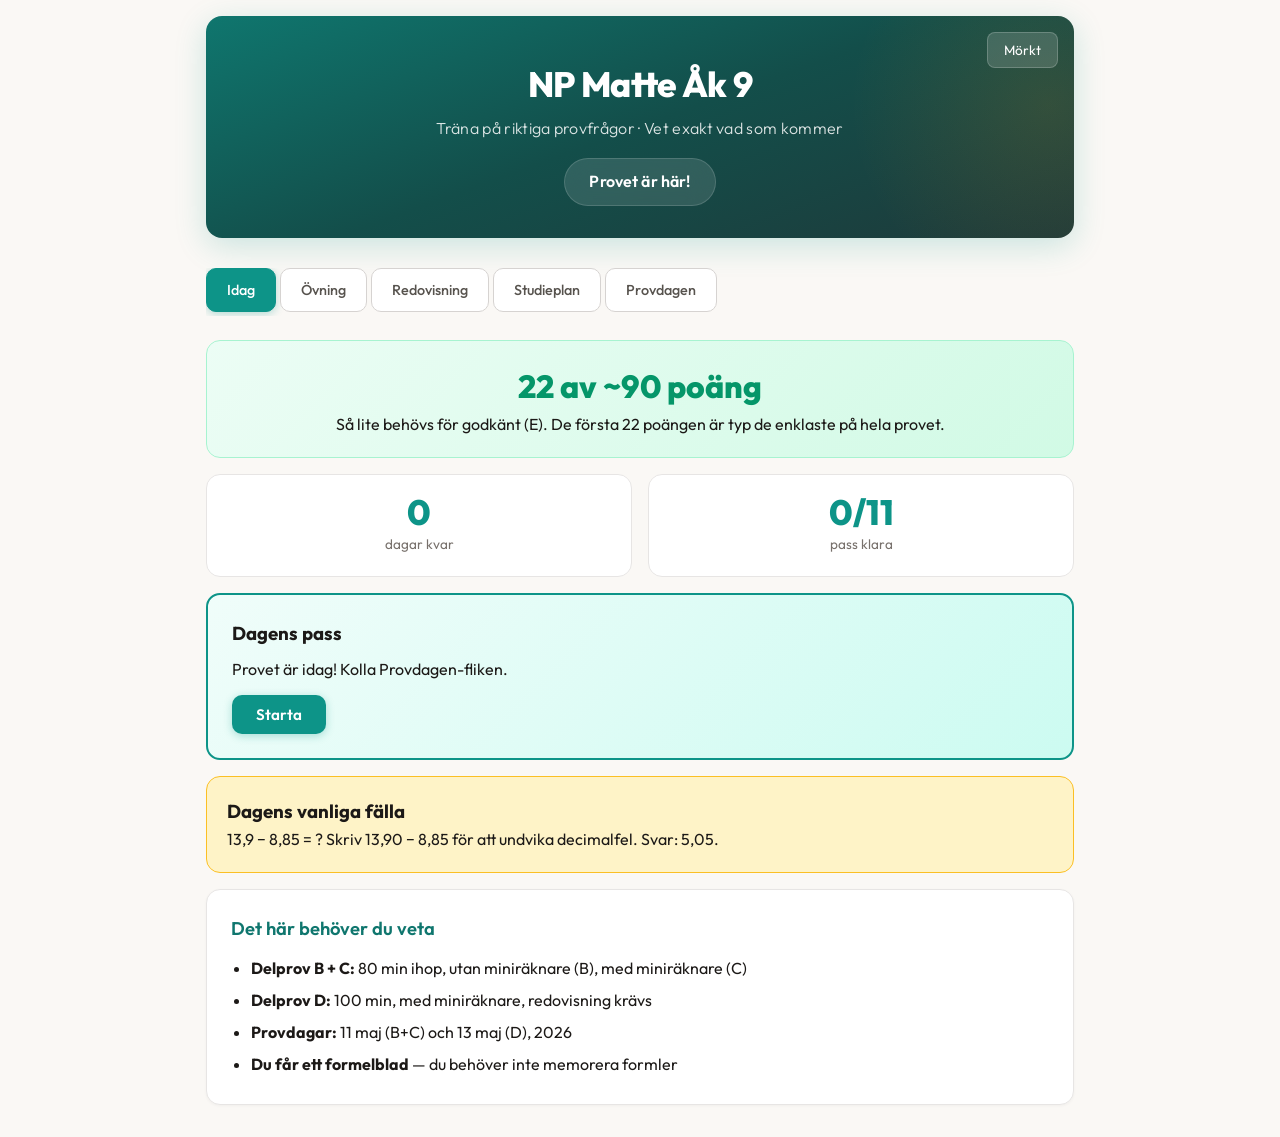
<file: index.html>
<!DOCTYPE html>
<html lang="sv">
<head>
  <meta charset="UTF-8">
  <meta name="viewport" content="width=device-width, initial-scale=1.0">
  <meta name="description" content="Studieverktyg för nationella provet i matematik åk 9. Riktiga NP-frågor, adaptiv studieplan och examensstrategier.">
  <meta name="theme-color" content="#0d9488">
  <title>NP Matte Åk 9 — Studieverktyg</title>
  <link rel="preconnect" href="https://fonts.googleapis.com">
  <link rel="preconnect" href="https://fonts.gstatic.com" crossorigin>
  <link href="https://fonts.googleapis.com/css2?family=Outfit:wght@300;400;500;600;700;800&display=swap" rel="stylesheet">
  <link rel="stylesheet" href="style.css">
</head>
<body>
  <div class="container">
    <header>
      <h1>NP Matte Åk 9</h1>
      <p>Träna på riktiga provfrågor &middot; Vet exakt vad som kommer</p>
      <div class="countdown" id="countdown"></div>
      <div class="header-controls">
        <button class="theme-toggle" onclick="toggleTheme()" aria-label="Växla mörkt/ljust läge">Mörkt</button>
      </div>
    </header>

    <div class="tab-container" role="tablist" aria-label="Sektioner">
      <button class="tab-button active" role="tab" aria-selected="true" aria-controls="view-today" onclick="switchTab('view-today', this)">Idag</button>
      <button class="tab-button" role="tab" aria-selected="false" aria-controls="view-practice" onclick="switchTab('view-practice', this)">Övning</button>
      <button class="tab-button" role="tab" aria-selected="false" aria-controls="view-redovisning" onclick="switchTab('view-redovisning', this)">Redovisning</button>
      <button class="tab-button" role="tab" aria-selected="false" aria-controls="view-plan" onclick="switchTab('view-plan', this)">Studieplan</button>
      <button class="tab-button" role="tab" aria-selected="false" aria-controls="view-exam" onclick="switchTab('view-exam', this)">Provdagen</button>
    </div>

    <!-- VY 1: IDAG (Dashboard) -->
    <div id="view-today" class="tab-content active" role="tabpanel">
      <div class="confidence-boost">
        <div class="big-number">22 av ~90 poäng</div>
        <p>Så lite behövs för godkänt (E). De första 22 poängen är typ de enklaste på hela provet.</p>
      </div>

      <div class="dashboard-grid">
        <div class="stat-card">
          <div class="stat-number" id="daysLeft">—</div>
          <div class="stat-label">dagar kvar</div>
        </div>
        <div class="stat-card">
          <div class="stat-number" id="sessionsProgress">0/11</div>
          <div class="stat-label">pass klara</div>
        </div>
      </div>

      <div class="today-session" id="todaySession">
        <h3>Dagens pass</h3>
        <p id="todaySessionInfo">Laddar...</p>
        <button class="btn btn-primary" style="margin-top: 12px;" onclick="startTodaySession()">Starta</button>
      </div>

      <div class="trap-card" id="dailyTrap">
        <h3>Dagens vanliga fälla</h3>
        <p id="dailyTrapText"></p>
      </div>

      <div class="card">
        <h3>Det här behöver du veta</h3>
        <ul style="margin-left: 20px; line-height: 2;">
          <li><strong>Delprov B + C:</strong> 80 min ihop, utan miniräknare (B), med miniräknare (C)</li>
          <li><strong>Delprov D:</strong> 100 min, med miniräknare, redovisning krävs</li>
          <li><strong>Provdagar:</strong> 11 maj (B+C) och 13 maj (D), 2026</li>
          <li><strong>Du får ett formelblad</strong> — du behöver inte memorera formler</li>
        </ul>
      </div>
    </div>

    <!-- VY 2: ÖVNING (Practice + Quiz) -->
    <div id="view-practice" class="tab-content" role="tabpanel">
      <div class="card">
        <h2>Övning</h2>
        <p>Frågor tagna direkt från riktiga NP 2013–2019. Filtrera så du tränar på rätt grejer.</p>
      </div>

      <div class="filter-bar" id="filterBar">
        <div class="filter-group">
          <label>Nivå</label>
          <button class="filter-chip active" onclick="setFilter('level', 'all', this)">Alla</button>
          <button class="filter-chip" onclick="setFilter('level', 'E', this)">E</button>
          <button class="filter-chip" onclick="setFilter('level', 'C', this)">C</button>
          <button class="filter-chip" onclick="setFilter('level', 'A', this)">A</button>
        </div>
        <div class="filter-group">
          <label>Delprov</label>
          <button class="filter-chip active" onclick="setFilter('delprov', 'all', this)">Alla</button>
          <button class="filter-chip" onclick="setFilter('delprov', 'B', this)">B</button>
          <button class="filter-chip" onclick="setFilter('delprov', 'D', this)">D</button>
        </div>
        <div class="filter-group">
          <label>Ämne</label>
          <select id="topicFilter" onchange="setTopicFilter(this.value)" style="padding: 6px 12px; border-radius: 8px; border: 1px solid #d6d3d1; font-family: inherit; font-size: 0.85em;">
            <option value="all">Alla ämnen</option>
            <option value="aritmetik">Aritmetik</option>
            <option value="algebra">Algebra</option>
            <option value="geometri">Geometri</option>
            <option value="procent">Procent</option>
            <option value="brak">Bråk</option>
            <option value="statistik">Statistik</option>
            <option value="sannolikhet">Sannolikhet</option>
            <option value="kombinatorik">Kombinatorik</option>
            <option value="funktioner">Funktioner</option>
            <option value="enheter">Enheter</option>
          </select>
        </div>
      </div>

      <div style="display: flex; gap: 8px; margin-bottom: 16px;">
        <button class="btn btn-primary" onclick="startQuiz()">Quiz-läge</button>
        <button class="btn btn-secondary" onclick="renderPractice()">Visa alla</button>
        <span id="questionCount" style="display:flex; align-items:center; font-size:0.85em; color:#78716c;"></span>
      </div>

      <div id="practiceContainer"></div>
    </div>

    <!-- VY 3: REDOVISNING -->
    <div id="view-redovisning" class="tab-content" role="tabpanel">
      <div class="card">
        <h2>Redovisningsguide</h2>
        <p>Här är grejen: rätt svar utan att visa hur du tänkte = E. Samma svar men med stegen utskrivna = C. Läs det här så vet du exakt vad lärarna letar efter.</p>
      </div>

      <div class="card">
        <h3>3-stegs-hacket</h3>
        <p>Det här är det enklaste sättet att höja ditt betyg. Gör alltid dessa tre steg i Delprov D:</p>
        <ol style="margin: 16px 0 0 20px; line-height: 2.2;">
          <li><strong>Skriv formeln/metoden</strong> — "Jag använder formeln V = π·r²·h"</li>
          <li><strong>Visa varje beräkningssteg</strong> — substitution → beräkning → resultat</li>
          <li><strong>Svara med enhet + rimlighetskoll</strong> — "V = 282,6 cm³. Det är rimligt."</li>
        </ol>
        <div class="level-tip">
          <strong>E-nivå:</strong> Rätt svar med enhet räcker ofta<br>
          <strong>C-nivå:</strong> Visa formel + beräkning + enhet<br>
          <strong>A-nivå:</strong> + kontroll + förklara VARFÖR
        </div>
      </div>

      <div class="card">
        <h3>Exempel 1: Ekvation</h3>
        <p><strong>Fråga:</strong> Lös ekvationen 2x + 5 = 13</p>
        <div class="comparison-grid">
          <div class="bad-answer">
            <h4>Förlorar poäng</h4>
            <div class="example-box">2x + 5 = 13
2x = 8
x = 4</div>
            <p style="color:#ef4444; margin-top:8px; font-size:0.9em;">Redovisning saknas. Vi ser inte hur eleven tänker.</p>
          </div>
          <div class="good-answer">
            <h4>Får alla poäng</h4>
            <div class="example-box">2x + 5 = 13
Subtrahera 5 från båda sidor:
2x = 13 - 5
2x = 8
Dela båda sidor med 2:
x = 4

Kontroll: 2(4) + 5 = 8 + 5 = 13 ✓</div>
            <p style="color:#10b981; margin-top:8px; font-size:0.9em;">Varje steg förklaras. Kontroll visar ansvar.</p>
          </div>
        </div>
      </div>

      <div class="card">
        <h3>Exempel 2: Geometri</h3>
        <p><strong>Fråga:</strong> En triangel har bas 6 cm och höjd 4 cm. Beräkna arean.</p>
        <div class="comparison-grid">
          <div class="bad-answer">
            <h4>Förlorar poäng</h4>
            <div class="example-box">Area = 12</div>
            <p style="color:#ef4444; margin-top:8px; font-size:0.9em;">Saknar enheter och formel. Även om svaret stämmer.</p>
          </div>
          <div class="good-answer">
            <h4>Får alla poäng</h4>
            <div class="example-box">Arean av en triangel = (bas × höjd) / 2

Area = (6 × 4) / 2
Area = 24 / 2
Area = 12 cm²

Svar: Arean är 12 cm²</div>
            <p style="color:#10b981; margin-top:8px; font-size:0.9em;">Formel, steg, enhet. Tydligt svar.</p>
          </div>
        </div>
      </div>

      <div class="card">
        <h3>Exempel 3: Procent med vardagsproblem</h3>
        <p><strong>Fråga:</strong> 460 personer äter i ett tält. 60% väljer hamburgare, 150 väljer varmkorv. Hur många väljer pastasallad?</p>
        <div class="comparison-grid">
          <div class="bad-answer">
            <h4>Förlorar poäng</h4>
            <div class="example-box">34</div>
            <p style="color:#ef4444; margin-top:8px; font-size:0.9em;">Bara ett tal — bedömaren ser inte resonemanget.</p>
          </div>
          <div class="good-answer">
            <h4>Får alla poäng</h4>
            <div class="example-box">60% av 460 väljer hamburgare:
0,60 × 460 = 276 personer

Pastasallad = totalt - hamburgare - varmkorv
460 - 276 - 150 = 34 personer

Svar: 34 personer väljer pastasallad.

Kontroll: 276 + 150 + 34 = 460 ✓</div>
            <p style="color:#10b981; margin-top:8px; font-size:0.9em;">Visar procentberäkning, subtraktion, och kontrollerar att det stämmer.</p>
          </div>
        </div>
      </div>

      <div class="card">
        <h3>Checklista: Innan du skriver in svaret</h3>
        <div id="redovisningChecklist">
          <label class="checklist-item">
            <input type="checkbox"><span>Visar jag VARJE steg? Inte bara slutsvaret?</span>
          </label>
          <label class="checklist-item">
            <input type="checkbox"><span>Använder jag rätt formel? (Skrev jag den?)</span>
          </label>
          <label class="checklist-item">
            <input type="checkbox"><span>Har jag ENHETER på mitt slutsvar? (cm², kr, km, etc.)</span>
          </label>
          <label class="checklist-item">
            <input type="checkbox"><span>Besvarar jag PRECIS den fråga som ställdes?</span>
          </label>
          <label class="checklist-item">
            <input type="checkbox"><span>Kan någon annan läsa och förstå hur jag tänkte?</span>
          </label>
          <label class="checklist-item">
            <input type="checkbox"><span>Är svaret rimligt? (Rimlighets-kontroll)</span>
          </label>
        </div>
      </div>

      <div class="card">
        <h3>Nyckelfraser som ger poäng</h3>
        <p>Använd dessa i Delprov D för att visa ditt resonemang:</p>
        <div style="margin-top: 12px;">
          <div class="expandable" onclick="toggleExpand(this)">
            <div class="expandable-header">
              <span><strong>"För att" / "Därför"</strong> — visa orsakssamband</span><span>▼</span>
            </div>
            <div class="expandable-content">
              "Jag subtraherar 5 från båda sidor <strong>för att</strong> få x ensam."<br>
              Visar att du FÖRSTÅR, inte bara gör mekaniska steg.
            </div>
          </div>
          <div class="expandable" onclick="toggleExpand(this)">
            <div class="expandable-header">
              <span><strong>"Det betyder att"</strong> — tolka resultatet</span><span>▼</span>
            </div>
            <div class="expandable-content">
              "x = 250. <strong>Det betyder att</strong> en vuxenbiljett kostar 250 kr."<br>
              Kopplar svaret tillbaka till frågan.
            </div>
          </div>
          <div class="expandable" onclick="toggleExpand(this)">
            <div class="expandable-header">
              <span><strong>"Jag kontrollerar"</strong> — verifiera svaret</span><span>▼</span>
            </div>
            <div class="expandable-content">
              "Kontroll: 2(4) + 5 = 13 ✓"<br>
              Mycket viktigt för C och A. Tar 10 sekunder, kan ge extra poäng.
            </div>
          </div>
          <div class="expandable" onclick="toggleExpand(this)">
            <div class="expandable-header">
              <span><strong>"Min slutsats är"</strong> — avsluta tydligt</span><span>▼</span>
            </div>
            <div class="expandable-content">
              "Min slutsats är att dieseln räcker hela vägen."<br>
              Visar att du förstod problemet och kom till ett svar baserat på logik.
            </div>
          </div>
        </div>
      </div>
    </div>

    <!-- VY 4: STUDIEPLAN -->
    <div id="view-plan" class="tab-content" role="tabpanel">
      <div class="card">
        <h2>Studieplan</h2>
        <p>Passen anpassar sig efter hur många dagar du har kvar. Sorterade efter vad som ger mest poäng med minst plugg.</p>
      </div>
      <div id="planContainer"></div>
    </div>

    <!-- VY 5: PROVDAGEN -->
    <div id="view-exam" class="tab-content" role="tabpanel">
      <div class="card">
        <h2>Provdagen</h2>
        <p>Hur du ska tänka under provet. Läs det här kvällen innan.</p>
      </div>

      <div class="card">
        <h3>Tidsallokering</h3>
        <div class="time-grid">
          <div class="time-card">
            <h4>Delprov B (utan miniräknare)</h4>
            <p><strong>~50 min</strong> av 80 min (delar tid med C)</p>
            <ul style="margin: 8px 0 0 16px; line-height: 1.8; font-size: 0.9em;">
              <li>Uppg. 1–12: ~2 min/st (E-frågor, bara svar)</li>
              <li>Uppg. 13–17: ~3 min/st (C-frågor)</li>
              <li>Sista 2–3: A-nivå. Skriv något — hoppa inte över!</li>
            </ul>
          </div>
          <div class="time-card">
            <h4>Delprov C (med miniräknare)</h4>
            <p><strong>~30 min</strong> av 80 min (delar tid med B)</p>
            <ul style="margin: 8px 0 0 16px; line-height: 1.8; font-size: 0.9em;">
              <li>5 min: Läs hela uppgiften</li>
              <li>15 min: E-delen (visa alla steg)</li>
              <li>10 min: C-delen (skriv metod + beräkning)</li>
            </ul>
          </div>
          <div class="time-card">
            <h4>Delprov D (med miniräknare)</h4>
            <p><strong>100 min</strong></p>
            <ul style="margin: 8px 0 0 16px; line-height: 1.8; font-size: 0.9em;">
              <li>Första 60 min: E-frågor + enkla C-frågor</li>
              <li>60–90 min: Svårare C-frågor (visa arbete!)</li>
              <li>90–100 min: A-frågor + granska svar</li>
            </ul>
          </div>
        </div>
      </div>

      <div class="card">
        <h3>Top 5 vanligaste fällorna</h3>
        <div class="trap-list">
          <div class="trap-item">
            <strong>Otillräcklig redovisning i Delprov D</strong><br>
            <span style="font-size:0.9em;">Rätt svar utan att visa arbetet = bara E-poäng. Visa ALLA steg.</span>
          </div>
          <div class="trap-item">
            <strong>Decimalkomma-fel</strong><br>
            <span style="font-size:0.9em;">13,9 − 8,85 → ställ upp med lika många decimaler: 13,90 − 8,85 = 5,05 (inte 5,15).</span>
          </div>
          <div class="trap-item">
            <strong>"300% större" ≠ "300% av"</strong><br>
            <span style="font-size:0.9em;">300% större än 10 = 10 + 30 = 40. Inte 30.</span>
          </div>
          <div class="trap-item">
            <strong>Glömda enheter</strong><br>
            <span style="font-size:0.9em;">Svar utan enhet (cm², kr, km) kan ge 0 poäng även om talet stämmer.</span>
          </div>
          <div class="trap-item">
            <strong>Enhetsomvandling med faktor 10/100/1000</strong><br>
            <span style="font-size:0.9em;">4,2 mil = 42 km. 2160 ml = 2,16 liter. Dubbelkolla alltid.</span>
          </div>
        </div>
      </div>

      <div class="card">
        <h3>Delprov C — processguide</h3>
        <p>Delprov C är alltid EN stor undersökningsuppgift värd 12–14 poäng. Så här tacklar du den:</p>
        <ol style="margin: 16px 0 0 20px; line-height: 2.2;">
          <li><strong>Läs hela uppgiften</strong> innan du börjar (5 min)</li>
          <li><strong>E-delen</strong> är alltid enklast — gör den först och visa alla steg</li>
          <li><strong>C-delen</strong> kräver ofta generalisering eller formel — skriv "Jag ser att..." även om du inte kommer hela vägen</li>
          <li><strong>A-delen</strong> — försök! Skriv en verbal beskrivning av vad som behöver bevisas, även om du inte klarar det algebraiskt</li>
          <li><strong>Delpoäng finns</strong> — ett korrekt resonemang med räknefel ger fortfarande poäng</li>
        </ol>
      </div>

      <div class="card">
        <h3>Delprov C — övningsuppgift</h3>
        <p style="margin-bottom:12px;">Här är en riktig Delprov C-uppgift. Testa att lösa den själv innan du tittar på lösningen.</p>

        <div class="question-card level-c" style="border-left-width:4px;">
          <div>
            <span class="level-badge badge-c">Delprov C</span>
            <span class="badge-topic">12 poäng (4E + 4C + 4A)</span>
            <span class="badge-source">NP 2016</span>
          </div>
          <p class="question-text"><strong>Aritmetiska talföljder</strong><br><br>
          En aritmetisk talföljd är en talföljd där skillnaden mellan två tal som kommer efter varandra alltid är lika stor.<br><br>
          Exempel: 3, 7, 11, 15, 19, ... (skillnaden är alltid 4)<br><br>
          <strong>Uppgift I</strong><br>
          a) Skriv en aritmetisk talföljd som börjar med 1 och där skillnaden är 3.<br>
          b) Beräkna summan av de fem första talen i din talföljd.<br>
          c) Skriv ytterligare en aritmetisk talföljd som börjar med 1 och som har samma summa av de fem första talen. Visa att summan stämmer.<br><br>
          <strong>Uppgift II</strong><br>
          a) Undersök vad som händer med summan av de fem första talen i en aritmetisk talföljd som börjar med 1 när du ändrar skillnaden.<br>
          b) Kan du hitta ett samband?<br>
          c) Visa algebraiskt att sambandet gäller.</p>

          <button class="reveal-btn" onclick="revealAnswer('delprov_c_example')">Visa lösning steg för steg</button>
          <div class="hidden-answer" id="answer-delprov_c_example">
            <h4>Steg-för-steg lösning</h4>

            <p><strong>Uppgift I a) — E-poäng</strong><br>
            Talföljd med start 1, skillnad 3: <strong>1, 4, 7, 10, 13</strong></p>

            <p><strong>Uppgift I b) — E-poäng</strong><br>
            Summa = 1 + 4 + 7 + 10 + 13 = <strong>35</strong></p>

            <p><strong>Uppgift I c) — C-poäng</strong><br>
            En annan talföljd med start 1 och summa 35. Prova skillnad 6: 1, 7, 13, 19, 25. Summa = 1+7+13+19+25 = 65. Nej.<br>
            Prova skillnad 2: 1, 3, 5, 7, 9. Summa = 25. Nej.<br>
            Insikt: Summan beror på skillnaden! Med skillnad d: summan av 5 tal = 5·1 + (0+1+2+3+4)·d = 5 + 10d.<br>
            För summa 35: 5 + 10d = 35, d = 3. Det finns alltså <strong>bara en</strong> talföljd med start 1 och summa 35 bland 5 tal.</p>

            <p><strong>Uppgift II a+b) — C-poäng</strong><br>
            Undersökning: prova olika skillnader (d):<br>
            d=1: 1+2+3+4+5 = 15<br>
            d=2: 1+3+5+7+9 = 25<br>
            d=3: 1+4+7+10+13 = 35<br>
            d=4: 1+5+9+13+17 = 45<br>
            <strong>Samband: Summan = 5 + 10d</strong> (eller: summan ökar med 10 för varje ökning av d med 1)</p>

            <p><strong>Uppgift II c) — A-poäng</strong><br>
            De fem talen är: 1, 1+d, 1+2d, 1+3d, 1+4d.<br>
            Summa = 5·1 + (0+1+2+3+4)·d = 5 + 10d. ∎</p>

            <div class="level-tip" style="margin-top:16px;">
              <strong>Så fick du poängen:</strong><br>
              E: Skriv talföljden och räkna summan (4 poäng bara genom att göra grunduppgiften)<br>
              C: Undersök systematiskt och hitta sambandet — skriv "Jag ser att summan ökar med 10..." (4 poäng)<br>
              A: Visa algebraiskt med variabeln d — "De fem talen är 1, 1+d, 1+2d..." (4 poäng)
            </div>
          </div>
        </div>
      </div>

      <div class="card">
        <h3>Betygsgränser</h3>
        <p style="margin-bottom: 12px;">Baserat på 2016–2025 (alla år har liknande gränser):</p>
        <table class="grade-table">
          <thead>
            <tr><th>Betyg</th><th>Poäng</th><th>% av provet</th><th>Andel elever</th></tr>
          </thead>
          <tbody>
            <tr><td><strong>E</strong></td><td>~22 p</td><td>24%</td><td>~85% klarar</td></tr>
            <tr><td><strong>D</strong></td><td>~37 p</td><td>41%</td><td>~65%</td></tr>
            <tr><td><strong>C</strong></td><td>~50 p</td><td>55%</td><td>~35%</td></tr>
            <tr><td><strong>B</strong></td><td>~64 p</td><td>71%</td><td>~15%</td></tr>
            <tr><td><strong>A</strong></td><td>~74 p</td><td>82%</td><td>~7%</td></tr>
          </tbody>
        </table>
      </div>

      <div class="card">
        <h3>Checklista: Ta med till provet</h3>
        <div>
          <label class="checklist-item">
            <input type="checkbox"><span>Pennor + blyertspennor (ta flera!)</span>
          </label>
          <label class="checklist-item">
            <input type="checkbox"><span>Radergummi</span>
          </label>
          <label class="checklist-item">
            <input type="checkbox"><span>Linjal</span>
          </label>
          <label class="checklist-item">
            <input type="checkbox"><span>Miniräknare (laddad!) — för Delprov C + D</span>
          </label>
          <label class="checklist-item">
            <input type="checkbox"><span>Klocka / tidtagare</span>
          </label>
          <label class="checklist-item">
            <input type="checkbox"><span>Vatten + snack</span>
          </label>
        </div>
      </div>

      <div class="confidence-boost" style="margin-top: 16px;">
        <p style="font-size: 1.1em; font-weight: 600;">Du fixar det här, Malte.</p>
        <p>Du har sett riktiga provfrågor. Du vet hur provet funkar. Du vet vad som ger poäng. Det är mer förberett än de flesta i din klass.</p>
      </div>
    </div>
  </div>

  <script src="js/questions.js"></script>
  <script src="js/app.js"></script>
</body>
</html>
</file>
<file: style.css>
/* NP Matte Åk 9 — Studieverktyg */
/* Konsoliderad CSS från index.html + NP_Matte_Verktyg.html */

* { margin: 0; padding: 0; box-sizing: border-box; }

:focus-visible {
  outline: 2px solid #0d9488;
  outline-offset: 3px;
  border-radius: 4px;
}

@keyframes slideUp {
  from { opacity: 0; transform: translateY(16px); }
  to { opacity: 1; transform: translateY(0); }
}

body {
  font-family: 'Outfit', system-ui, sans-serif;
  line-height: 1.6;
  transition: background-color 0.4s, color 0.4s;
  background-color: #faf8f5;
  color: #1c1917;
}
body.dark-mode {
  background-color: #0c0a09;
  color: #fafaf9;
}

/* === HEADER === */
header {
  text-align: center;
  margin-bottom: 30px;
  padding: 40px 24px 32px;
  background: linear-gradient(160deg, #0f766e 0%, #134e4a 50%, #1e3a3a 100%);
  color: white;
  border-radius: 16px;
  box-shadow: 0 8px 32px rgba(13,148,136,0.2);
  position: relative;
  overflow: hidden;
  animation: slideUp 0.5s ease both;
}
header::before {
  content: '';
  position: absolute;
  top: -50%; right: -20%;
  width: 400px; height: 400px;
  background: radial-gradient(circle, rgba(245,158,11,0.12) 0%, transparent 70%);
  pointer-events: none;
}
header h1 {
  font-size: 2.2em;
  font-weight: 800;
  margin-bottom: 4px;
  letter-spacing: -0.02em;
  position: relative;
}
header p { opacity: 0.85; font-weight: 300; letter-spacing: 0.02em; }
.countdown {
  display: inline-block;
  margin-top: 16px;
  padding: 10px 24px;
  background: rgba(255,255,255,0.12);
  backdrop-filter: blur(12px);
  border-radius: 50px;
  font-weight: 600;
  letter-spacing: 0.01em;
  border: 1px solid rgba(255,255,255,0.15);
}
.header-controls {
  position: absolute; top: 16px; right: 16px;
}
.theme-toggle {
  background: rgba(255,255,255,0.15);
  border: 1px solid rgba(255,255,255,0.2);
  color: white;
  padding: 8px 16px;
  border-radius: 8px;
  cursor: pointer;
  font-family: inherit;
  font-size: 0.85em;
  transition: background 0.2s;
}
.theme-toggle:hover { background: rgba(255,255,255,0.25); }

/* === CONTAINER === */
.container {
  max-width: 900px;
  margin: 0 auto;
  padding: 16px;
}

/* === TABS === */
.tab-container {
  display: flex;
  gap: 4px;
  margin-bottom: 24px;
  overflow-x: auto;
  -webkit-overflow-scrolling: touch;
  scrollbar-width: none;
  padding-bottom: 4px;
  animation: slideUp 0.5s ease 0.1s both;
}
.tab-container::-webkit-scrollbar { display: none; }
.tab-button {
  padding: 12px 20px;
  border: 1px solid #d6d3d1;
  background: white;
  cursor: pointer;
  border-radius: 10px;
  font-family: inherit;
  font-size: 0.9em;
  font-weight: 500;
  color: #57534e;
  transition: all 0.2s;
  white-space: nowrap;
  flex-shrink: 0;
}
.tab-button.active {
  background: #0d9488;
  color: white;
  border-color: #0d9488;
  box-shadow: 0 2px 8px rgba(13,148,136,0.3);
}
body.dark-mode .tab-button {
  background: #1c1917;
  border-color: #44403c;
  color: #a8a29e;
}
body.dark-mode .tab-button.active {
  background: #0d9488;
  color: white;
  border-color: #0d9488;
}

.tab-content { display: none; }
.tab-content.active { display: block; }
.tab-content.active > .card,
.tab-content.active > div {
  animation: slideUp 0.4s ease both;
}
.tab-content.active > :nth-child(2) { animation-delay: 0.05s; }
.tab-content.active > :nth-child(3) { animation-delay: 0.1s; }

/* === CARDS === */
.card {
  background: white;
  border-radius: 14px;
  padding: 24px;
  margin-bottom: 16px;
  border: 1px solid #e7e5e4;
  box-shadow: 0 1px 3px rgba(0,0,0,0.04);
  transition: box-shadow 0.2s;
}
body.dark-mode .card {
  background: #1c1917;
  border-color: #292524;
}
.card h2 {
  font-size: 1.4em;
  font-weight: 700;
  color: #0f766e;
  margin-bottom: 8px;
}
body.dark-mode .card h2 { color: #5eead4; }
.card h3 {
  font-size: 1.15em;
  font-weight: 600;
  color: #0f766e;
  margin-bottom: 8px;
}
body.dark-mode .card h3 { color: #5eead4; }

/* === DASHBOARD === */
.dashboard-grid {
  display: grid;
  grid-template-columns: 1fr 1fr;
  gap: 16px;
  margin-bottom: 16px;
}
.stat-card {
  background: white;
  border-radius: 14px;
  padding: 20px;
  border: 1px solid #e7e5e4;
  text-align: center;
}
body.dark-mode .stat-card {
  background: #1c1917;
  border-color: #292524;
}
.stat-number {
  font-size: 2.2em;
  font-weight: 800;
  color: #0d9488;
  line-height: 1;
}
.stat-label {
  font-size: 0.85em;
  color: #78716c;
  margin-top: 4px;
}
.confidence-boost {
  background: linear-gradient(135deg, #ecfdf5, #d1fae5);
  border: 1px solid #a7f3d0;
  border-radius: 14px;
  padding: 20px;
  margin-bottom: 16px;
  text-align: center;
}
body.dark-mode .confidence-boost {
  background: linear-gradient(135deg, #064e3b, #065f46);
  border-color: #047857;
}
.confidence-boost .big-number {
  font-size: 2em;
  font-weight: 800;
  color: #059669;
}
body.dark-mode .confidence-boost .big-number { color: #34d399; }

.today-session {
  background: linear-gradient(135deg, #f0fdfa, #ccfbf1);
  border: 2px solid #0d9488;
  border-radius: 14px;
  padding: 24px;
  margin-bottom: 16px;
}
body.dark-mode .today-session {
  background: linear-gradient(135deg, #042f2e, #134e4a);
  border-color: #14b8a6;
}
.today-session h3 { margin-bottom: 8px; }

.trap-card {
  background: #fef3c7;
  border: 1px solid #fbbf24;
  border-radius: 14px;
  padding: 20px;
  margin-bottom: 16px;
}
body.dark-mode .trap-card {
  background: #451a03;
  border-color: #92400e;
}

/* === BUTTONS === */
.btn {
  padding: 10px 24px;
  border: none;
  border-radius: 10px;
  font-family: inherit;
  font-size: 0.95em;
  font-weight: 600;
  cursor: pointer;
  transition: all 0.15s;
}
.btn:active { transform: scale(0.97); }
.btn-primary {
  background: #0d9488;
  color: white;
  box-shadow: 0 2px 8px rgba(13,148,136,0.3);
}
.btn-primary:hover { background: #0f766e; }
.btn-secondary {
  background: #f5f5f4;
  color: #44403c;
  border: 1px solid #d6d3d1;
}
body.dark-mode .btn-secondary {
  background: #292524;
  color: #d6d3d1;
  border-color: #44403c;
}
.btn-success { background: #10b981; color: white; }
.btn-danger { background: #ef4444; color: white; }
.btn-sm { padding: 6px 14px; font-size: 0.85em; }

/* === FILTERS === */
.filter-bar {
  display: flex;
  gap: 8px;
  flex-wrap: wrap;
  margin-bottom: 16px;
  padding: 16px;
  background: #f5f5f4;
  border-radius: 12px;
}
body.dark-mode .filter-bar { background: #1c1917; }
.filter-group { display: flex; gap: 4px; flex-wrap: wrap; }
.filter-group label {
  font-size: 0.8em;
  font-weight: 600;
  color: #78716c;
  margin-bottom: 2px;
  display: block;
  width: 100%;
}
.filter-chip {
  padding: 6px 14px;
  border: 1px solid #d6d3d1;
  background: white;
  border-radius: 20px;
  font-family: inherit;
  font-size: 0.8em;
  cursor: pointer;
  transition: all 0.15s;
}
.filter-chip.active {
  background: #0d9488;
  color: white;
  border-color: #0d9488;
}
body.dark-mode .filter-chip {
  background: #292524;
  border-color: #44403c;
  color: #a8a29e;
}
body.dark-mode .filter-chip.active {
  background: #0d9488;
  color: white;
}
body.dark-mode select,
body.dark-mode #topicFilter {
  background: #292524;
  color: #fafaf9;
  border-color: #44403c;
}

/* === QUESTIONS === */
.question-card {
  background: white;
  border-radius: 12px;
  padding: 20px;
  margin-bottom: 12px;
  border: 1px solid #e7e5e4;
  transition: box-shadow 0.2s;
}
body.dark-mode .question-card {
  background: #1c1917;
  border-color: #292524;
}
.question-card.level-e { border-left: 4px solid #10b981; }
.question-card.level-c { border-left: 4px solid #f59e0b; }
.question-card.level-a { border-left: 4px solid #ef4444; }

.level-badge {
  display: inline-block;
  padding: 2px 10px;
  border-radius: 12px;
  font-size: 0.75em;
  font-weight: 700;
  letter-spacing: 0.05em;
}
.badge-e { background: #d1fae5; color: #065f46; }
.badge-c { background: #fef3c7; color: #92400e; }
.badge-a { background: #fee2e2; color: #991b1b; }
body.dark-mode .badge-e { background: #064e3b; color: #6ee7b7; }
body.dark-mode .badge-c { background: #451a03; color: #fbbf24; }
body.dark-mode .badge-a { background: #450a0a; color: #fca5a5; }

.badge-topic {
  display: inline-block;
  padding: 2px 10px;
  border-radius: 12px;
  font-size: 0.75em;
  background: #f5f5f4;
  color: #57534e;
  margin-left: 4px;
}
body.dark-mode .badge-topic { background: #292524; color: #a8a29e; }

.badge-source {
  font-size: 0.75em;
  color: #a8a29e;
  margin-left: 8px;
}

.question-text {
  margin: 12px 0;
  font-size: 1em;
  line-height: 1.7;
}
.question-figure {
  max-width: min(100%, 500px);
  border-radius: 8px;
  margin: 12px 0;
  border: 1px solid #e7e5e4;
}
body.dark-mode .question-figure { border-color: #44403c; }

.reveal-btn {
  background: #0d9488;
  color: white;
  border: none;
  padding: 8px 20px;
  border-radius: 8px;
  cursor: pointer;
  font-family: inherit;
  font-size: 0.9em;
  font-weight: 500;
  transition: background 0.2s;
}
.reveal-btn:hover { background: #0f766e; }

.hidden-answer {
  display: none;
  margin-top: 16px;
  padding: 16px;
  background: #f0fdfa;
  border-radius: 10px;
  border: 1px solid #99f6e4;
}
.hidden-answer.visible { display: block; }
body.dark-mode .hidden-answer {
  background: #042f2e;
  border-color: #115e59;
}
.hidden-answer h4 { color: #0d9488; margin-bottom: 8px; }

.common-mistake {
  margin-top: 12px;
  padding: 12px;
  background: #fef3c7;
  border-radius: 8px;
  font-size: 0.9em;
}
body.dark-mode .common-mistake {
  background: #451a03;
}

/* === QUIZ MODE === */
.quiz-controls {
  display: flex;
  gap: 8px;
  flex-wrap: wrap;
  margin-bottom: 16px;
}
.quiz-score { text-align: center; padding: 32px; }
.score-circle {
  width: 120px; height: 120px;
  border-radius: 50%;
  background: linear-gradient(135deg, #0d9488, #0f766e);
  display: flex; align-items: center; justify-content: center;
  color: white; font-size: 2em; font-weight: 800;
  margin: 16px auto;
  box-shadow: 0 4px 16px rgba(13,148,136,0.3);
}
.progress-bar {
  background: #e7e5e4;
  border-radius: 50px;
  height: 8px;
  margin: 16px 0;
  overflow: hidden;
}
body.dark-mode .progress-bar { background: #292524; }
.progress-fill {
  background: linear-gradient(90deg, #0d9488, #14b8a6);
  height: 100%;
  border-radius: 50px;
  transition: width 0.3s;
  font-size: 0;
}

/* === COMPARISON GRID (redovisning) === */
.comparison-grid {
  display: grid;
  grid-template-columns: 1fr 1fr;
  gap: 16px;
  margin: 16px 0;
}
.good-answer, .bad-answer {
  padding: 16px;
  border-radius: 12px;
}
.good-answer {
  background: #f0fdf4;
  border: 1px solid #86efac;
}
.bad-answer {
  background: #fef2f2;
  border: 1px solid #fca5a5;
}
body.dark-mode .good-answer {
  background: #052e16;
  border-color: #166534;
}
body.dark-mode .bad-answer {
  background: #450a0a;
  border-color: #991b1b;
}
.example-box {
  font-family: 'Courier New', monospace;
  background: white;
  padding: 12px;
  border-radius: 8px;
  margin: 8px 0;
  white-space: pre-line;
  font-size: 0.9em;
  line-height: 1.6;
}
body.dark-mode .example-box { background: #0c0a09; }

/* === CHECKLIST === */
.checklist-item {
  display: flex;
  align-items: center;
  gap: 12px;
  padding: 12px;
  border-radius: 8px;
  cursor: pointer;
  transition: background 0.15s;
}
.checklist-item:hover { background: #f5f5f4; }
body.dark-mode .checklist-item:hover { background: #292524; }
.checklist-item input[type="checkbox"] {
  width: 20px; height: 20px;
  accent-color: #0d9488;
  cursor: pointer;
}

/* === STUDY PLAN === */
.session-card {
  background: white;
  border-radius: 12px;
  padding: 16px 20px;
  margin-bottom: 8px;
  border: 1px solid #e7e5e4;
  display: flex;
  align-items: center;
  gap: 16px;
  transition: all 0.2s;
}
body.dark-mode .session-card {
  background: #1c1917;
  border-color: #292524;
}
.session-card.today {
  border-color: #0d9488;
  border-width: 2px;
  background: #f0fdfa;
}
body.dark-mode .session-card.today {
  background: #042f2e;
  border-color: #14b8a6;
}
.session-card.completed {
  opacity: 0.6;
  text-decoration: line-through;
}
.session-card.exam-day {
  background: linear-gradient(135deg, #0f766e, #134e4a);
  color: white;
  border: none;
}
.session-number {
  width: 36px; height: 36px;
  border-radius: 50%;
  background: #0d9488;
  color: white;
  display: flex; align-items: center; justify-content: center;
  font-weight: 700;
  font-size: 0.9em;
  flex-shrink: 0;
}
.session-card.completed .session-number { background: #a8a29e; }
.session-info { flex: 1; }
.session-title { font-weight: 600; font-size: 0.95em; }
.session-meta { font-size: 0.8em; color: #78716c; }
.session-date { font-size: 0.8em; color: #a8a29e; white-space: nowrap; }

/* === EXPANDABLE === */
.expandable {
  border: 1px solid #e7e5e4;
  border-radius: 10px;
  margin-bottom: 8px;
  overflow: hidden;
}
body.dark-mode .expandable { border-color: #292524; }
.expandable-header {
  display: flex;
  justify-content: space-between;
  align-items: center;
  padding: 14px 16px;
  cursor: pointer;
  font-weight: 500;
  transition: background 0.15s;
}
.expandable-header:hover { background: #f5f5f4; }
body.dark-mode .expandable-header:hover { background: #292524; }
.expandable-content {
  display: none;
  padding: 0 16px 16px;
  line-height: 1.7;
}
.expandable.open .expandable-content { display: block; }

/* === EXAM STRATEGY === */
.time-grid {
  display: grid;
  grid-template-columns: repeat(auto-fit, minmax(min(280px, 100%), 1fr));
  gap: 16px;
}
.time-card {
  background: white;
  border-radius: 12px;
  padding: 20px;
  border: 1px solid #e7e5e4;
}
body.dark-mode .time-card {
  background: #1c1917;
  border-color: #292524;
}
.time-card h4 {
  color: #0d9488;
  margin-bottom: 8px;
}
.trap-list {
  counter-reset: trap;
}
.trap-item {
  padding: 16px;
  border-bottom: 1px solid #e7e5e4;
  counter-increment: trap;
}
body.dark-mode .trap-item { border-color: #292524; }
.trap-item::before {
  content: counter(trap) ".";
  font-weight: 700;
  color: #ef4444;
  margin-right: 8px;
}
.grade-table {
  width: 100%;
  border-collapse: collapse;
  font-size: 0.9em;
}
.grade-table th, .grade-table td {
  padding: 10px 12px;
  border: 1px solid #e7e5e4;
  text-align: center;
}
body.dark-mode .grade-table th,
body.dark-mode .grade-table td {
  border-color: #292524;
}
.grade-table th {
  background: #f5f5f4;
  font-weight: 600;
}
body.dark-mode .grade-table th { background: #292524; }

/* === LEVEL TIP === */
.level-tip {
  background: rgba(13,148,136,0.08);
  padding: 14px;
  border-radius: 10px;
  margin-top: 14px;
  font-size: 0.9em;
  line-height: 1.7;
}
body.dark-mode .level-tip {
  background: rgba(13,148,136,0.15);
}

/* === RESPONSIVE === */
@media (max-width: 640px) {
  header h1 { font-size: 1.6em; }
  .container { padding: 12px; }
  .card { padding: 16px; }
  .dashboard-grid { grid-template-columns: 1fr; }
  .comparison-grid { grid-template-columns: 1fr; }
  .tab-button { padding: 10px 14px; font-size: 0.82em; }
  .filter-bar { padding: 12px; }
  .quiz-controls { flex-direction: column; }
  .quiz-controls .btn { width: 100%; }
  .session-card { flex-wrap: wrap; }
}
</file>
